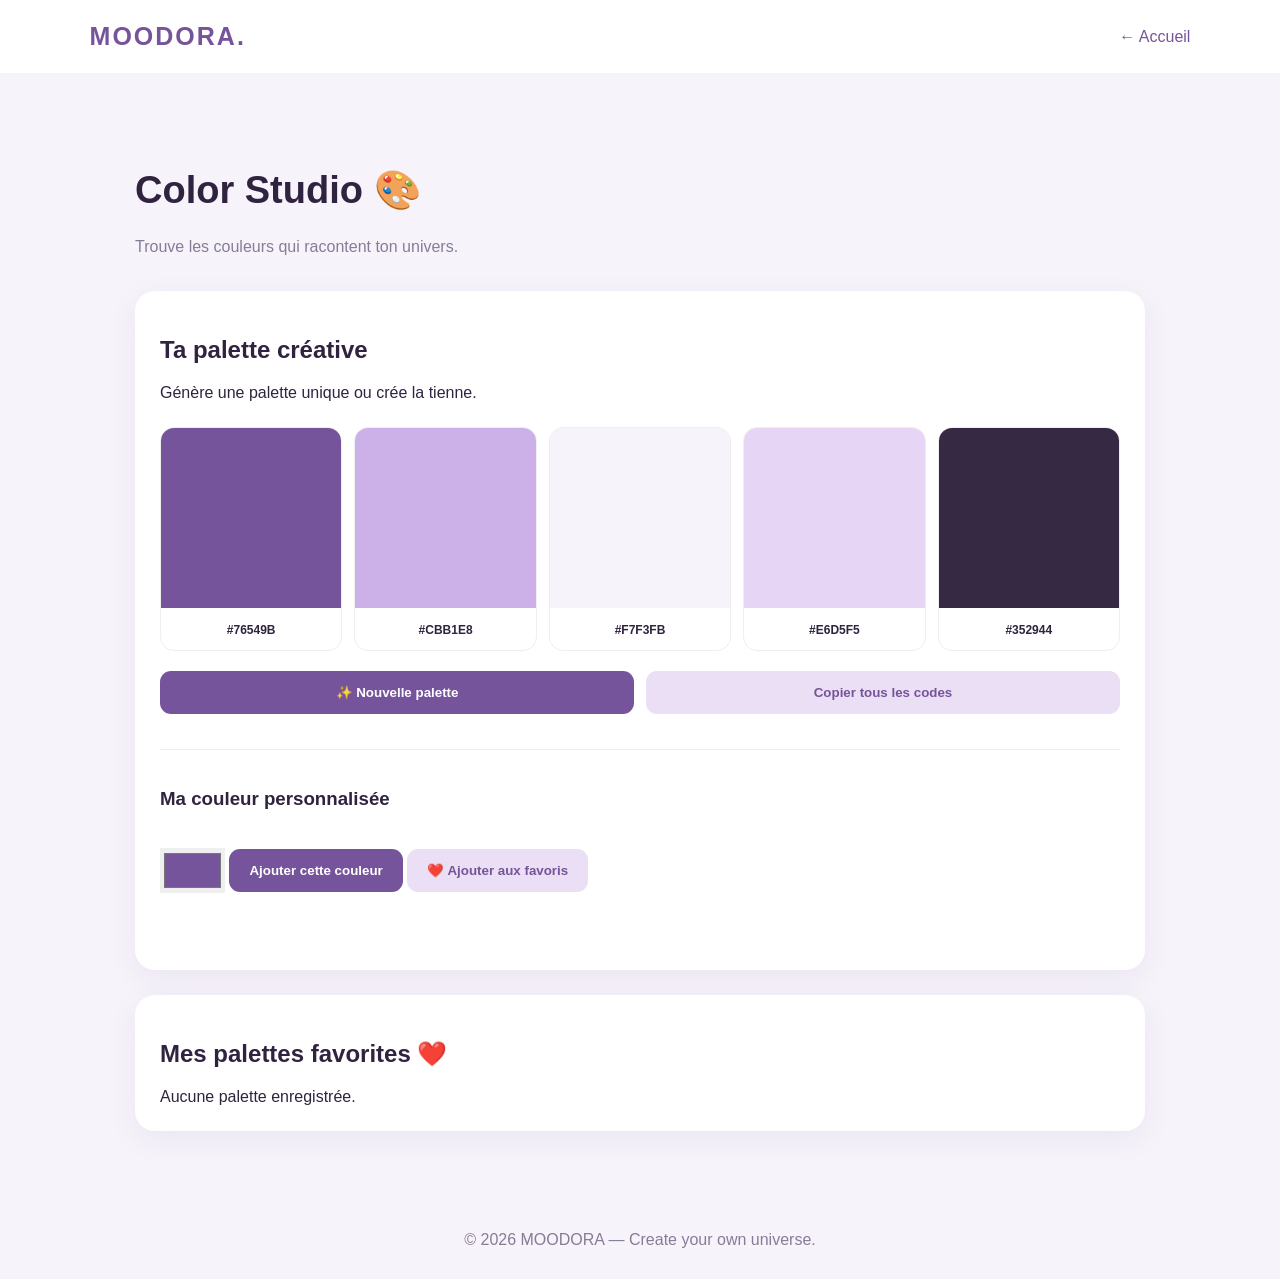
<file: colors.html>
<!DOCTYPE html>
<html lang="fr">
<head>
<meta charset="UTF-8">
<meta name="viewport" content="width=device-width, initial-scale=1.0">
<title>Color Studio — MOODORA</title>

<style>
* {
    box-sizing: border-box;
}

body {
    margin: 0;
    font-family: Arial, sans-serif;
    background: #f7f3fb;
    color: #30233f;
}

header {
    background: white;
    padding: 22px 7%;
    display: flex;
    justify-content: space-between;
    align-items: center;
}

.logo {
    color: #76549b;
    font-size: 25px;
    font-weight: bold;
    letter-spacing: 2px;
}

header a {
    color: #76549b;
    text-decoration: none;
}

main {
    max-width: 1050px;
    margin: 50px auto;
    padding: 20px;
}

h1 {
    font-size: 38px;
}

.subtitle {
    color: #887b96;
    margin-bottom: 35px;
}

.panel {
    background: white;
    padding: 25px;
    border-radius: 20px;
    box-shadow: 0 8px 30px #30233f10;
}

.palette {
    display: grid;
    grid-template-columns: repeat(5, 1fr);
    gap: 12px;
    margin-top: 25px;
}

.color-card {
    overflow: hidden;
    border-radius: 14px;
    border: 1px solid #eee;
}

.swatch {
    height: 180px;
    width: 100%;
    cursor: pointer;
}

.color-info {
    padding: 12px 5px;
    text-align: center;
}

.color-info input {
    width: 100%;
    border: none;
    background: transparent;
    text-align: center;
    font-weight: bold;
    font-size: 12px;
    color: #30233f;
}

button {
    border: none;
    padding: 14px 20px;
    border-radius: 11px;
    background: #76549b;
    color: white;
    font-weight: bold;
    cursor: pointer;
    margin-top: 20px;
}

button:hover {
    background: #52366f;
}

.actions {
    display: flex;
    gap: 12px;
    flex-wrap: wrap;
}

.actions button {
    flex: 1;
}

.secondary {
    background: #eadff4;
    color: #76549b;
}

.custom {
    margin-top: 35px;
    padding-top: 20px;
    border-top: 1px solid #eee;
}

.custom input {
    width: 65px;
    height: 45px;
    border: none;
    cursor: pointer;
    vertical-align: middle;
}

#message {
    color: #76549b;
    min-height: 20px;
}

footer {
    text-align: center;
    padding: 30px;
    color: #887b96;
}

@media(max-width: 650px) {
    .palette {
        grid-template-columns: repeat(2, 1fr);
    }

    .swatch {
        height: 120px;
    }
}
</style>
</head>

<body>

<header>
    <div class="logo">MOODORA.</div>
    <a href="index.html">← Accueil</a>
</header>

<main>

<h1>Color Studio 🎨</h1>

<p class="subtitle">
    Trouve les couleurs qui racontent ton univers.
</p>

<section class="panel">

    <h2>Ta palette créative</h2>

    <p>Génère une palette unique ou crée la tienne.</p>

    <div class="palette" id="palette"></div>

    <div class="actions">
        <button id="generate">✨ Nouvelle palette</button>
        <button id="copyAll" class="secondary">
            Copier tous les codes
        </button>
    </div>

    <div class="custom">

        <h3>Ma couleur personnalisée</h3>

        <input type="color" id="customColor"
            value="#76549b">

        <button id="addColor">
            Ajouter cette couleur
        </button>

        <button id="save" class="secondary">
            ❤️ Ajouter aux favoris
        </button>

    </div>

    <p id="message"></p>

</section>

<section class="panel" style="margin-top:25px">

    <h2>Mes palettes favorites ❤️</h2>

    <div id="favorites">
        <p>Aucune palette enregistrée pour le moment.</p>
    </div>

</section>

</main>

<footer>
    © 2026 MOODORA — Create your own universe.
</footer>

<script>

const palette = document.getElementById("palette");
const message = document.getElementById("message");

let colors = [
    "#76549B",
    "#CBB1E8",
    "#F7F3FB",
    "#E6D5F5",
    "#352944"
];

let favorites = JSON.parse(
    localStorage.getItem("moodora-favorites") || "[]"
);

function displayPalette() {

    palette.innerHTML = "";

    colors.forEach((color, index) => {

        const card = document.createElement("div");
        card.className = "color-card";

        const swatch = document.createElement("div");
        swatch.className = "swatch";
        swatch.style.background = color;

        const info = document.createElement("div");
        info.className = "color-info";

        const input = document.createElement("input");
        input.value = color;
        input.setAttribute("aria-label", "Code HEX couleur " + (index + 1));

        input.addEventListener("change", () => {
            if (/^#[0-9A-Fa-f]{6}$/.test(input.value)) {
                colors[index] = input.value.toUpperCase();
                displayPalette();
            }
        });

        swatch.addEventListener("click", () => {
            navigator.clipboard?.writeText(color)
                .then(() => message.textContent = color + " copié !")
                .catch(() => message.textContent = "Code HEX : " + color);
        });

        info.appendChild(input);
        card.appendChild(swatch);
        card.appendChild(info);

        palette.appendChild(card);
    });
}

function randomColor() {
    return "#" + Math.floor(
        Math.random() * 16777215
    ).toString(16).padStart(6, "0").toUpperCase();
}

function generatePalette() {

    colors = [];

    for (let i = 0; i < 5; i++) {
        colors.push(randomColor());
    }

    displayPalette();
    message.textContent = "Nouvelle palette créée ✨";
}

function showFavorites() {

    const container = document.getElementById("favorites");
    container.innerHTML = "";

    if (favorites.length === 0) {
        container.textContent = "Aucune palette enregistrée.";
        return;
    }

    favorites.forEach((favorite, index) => {

        const item = document.createElement("div");
        item.style.marginBottom = "20px";

        const title = document.createElement("p");
        title.textContent = "Palette " + (index + 1);

        const colorsBox = document.createElement("div");
        colorsBox.style.display = "flex";
        colorsBox.style.height = "45px";
        colorsBox.style.borderRadius = "8px";
        colorsBox.style.overflow = "hidden";

        favorite.forEach(color => {
            const block = document.createElement("div");
            block.style.background = color;
            block.style.flex = "1";
            colorsBox.appendChild(block);
        });

        item.appendChild(title);
        item.appendChild(colorsBox);
        container.appendChild(item);
    });
}

document.getElementById("generate")
    .addEventListener("click", generatePalette);

document.getElementById("addColor")
    .addEventListener("click", () => {

        if (colors.length >= 5) {
            message.textContent = "Ta palette contient déjà 5 couleurs.";
            return;
        }

        colors.push(
            document.getElementById("customColor").value.toUpperCase()
        );

        displayPalette();
        message.textContent = "Couleur ajoutée !";
    });

document.getElementById("copyAll")
    .addEventListener("click", async () => {

        const text = colors.join(", ");

        try {
            await navigator.clipboard.writeText(text);
            message.textContent = "Tous les codes ont été copiés !";
        } catch {
            message.textContent = "Codes : " + text;
        }
    });

document.getElementById("save")
    .addEventListener("click", () => {

        favorites.push([...colors]);
        showFavorites();

        message.textContent = "Palette ajoutée aux favoris ! ❤️";
    });

displayPalette();
showFavorites();

</script>

</body>
</html>
</file>
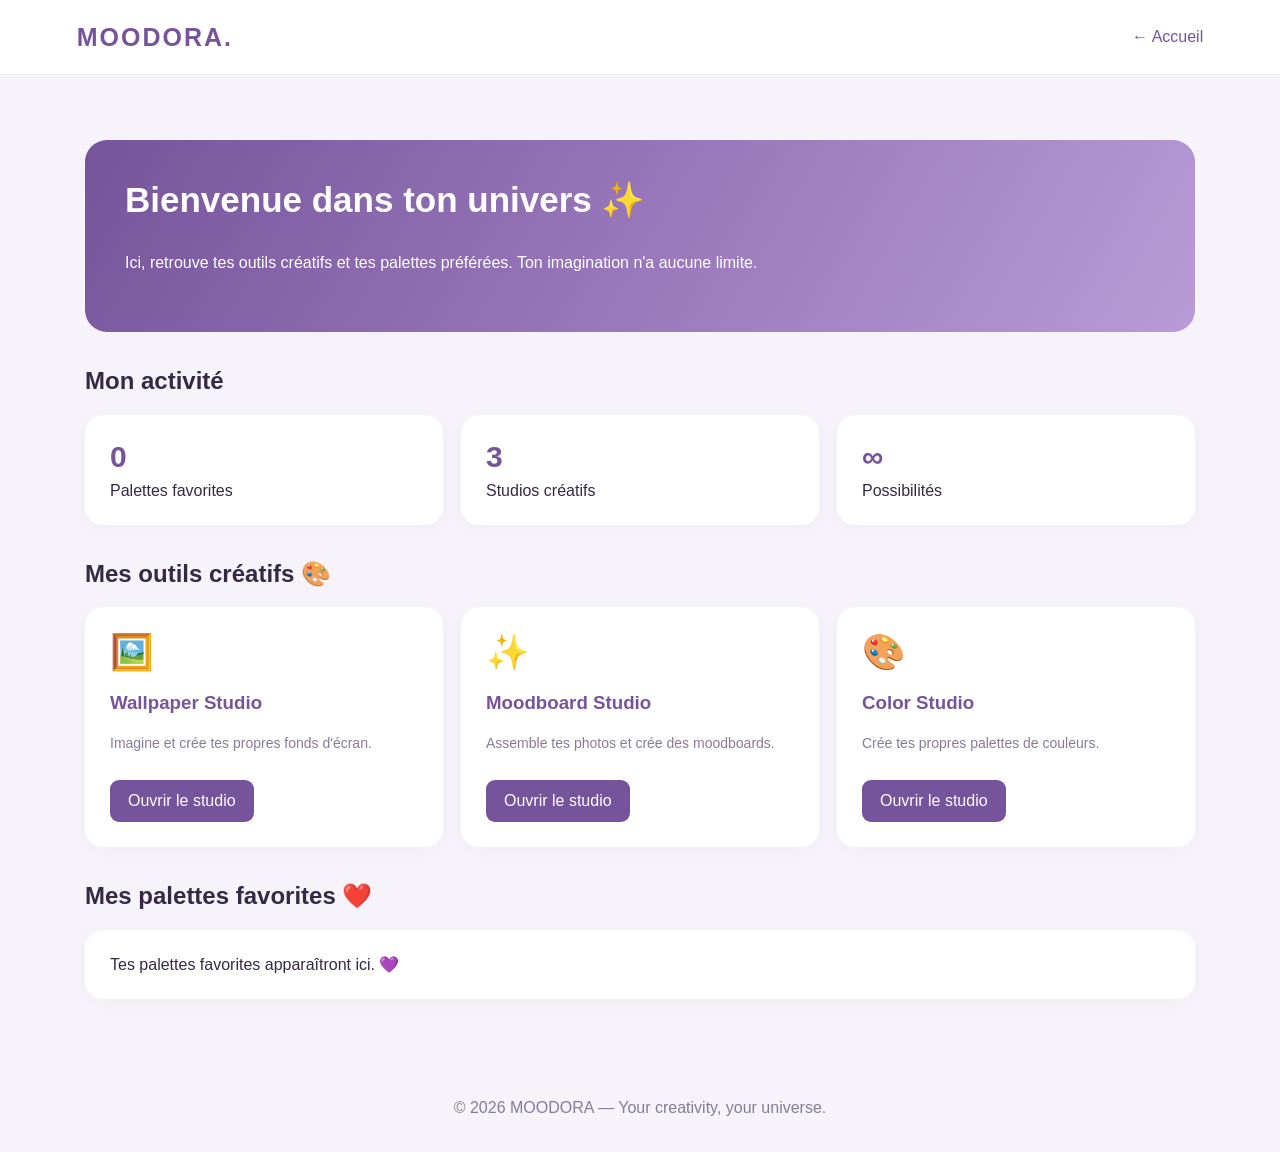
<file: espace.html>
<!DOCTYPE html>
<html lang="fr">
<head>
<meta charset="UTF-8">
<meta name="viewport" content="width=device-width, initial-scale=1.0">
<title>Mon espace — MOODORA</title>

<style>
* {
    box-sizing: border-box;
}

body {
    margin: 0;
    font-family: Arial, sans-serif;
    background: #f7f3fb;
    color: #352944;
}

header {
    height: 75px;
    background: white;
    display: flex;
    align-items: center;
    justify-content: space-between;
    padding: 0 6%;
    border-bottom: 1px solid #eee;
}

.logo {
    font-size: 25px;
    font-weight: bold;
    letter-spacing: 2px;
    color: #76549b;
}

header a {
    color: #76549b;
    text-decoration: none;
}

.container {
    max-width: 1150px;
    margin: 45px auto;
    padding: 20px;
}

.welcome {
    background: linear-gradient(120deg, #76549b, #b99bd8);
    color: white;
    padding: 40px;
    border-radius: 22px;
    margin-bottom: 35px;
}

.welcome h1 {
    font-size: 35px;
    margin-top: 0;
}

.welcome p {
    line-height: 1.6;
}

h2 {
    margin-top: 35px;
}

.stats {
    display: grid;
    grid-template-columns: repeat(3, 1fr);
    gap: 18px;
}

.stat, .tool, .favorites {
    background: white;
    padding: 25px;
    border-radius: 18px;
    box-shadow: 0 5px 20px #35294408;
}

.stat strong {
    display: block;
    font-size: 30px;
    color: #76549b;
    margin-bottom: 8px;
}

.tools {
    display: grid;
    grid-template-columns: repeat(3, 1fr);
    gap: 18px;
}

.tool {
    transition: .2s;
}

.tool:hover {
    transform: translateY(-4px);
}

.tool .emoji {
    font-size: 35px;
}

.tool h3 {
    color: #76549b;
}

.tool p {
    color: #887b96;
    font-size: 14px;
    line-height: 1.5;
}

.tool a {
    display: inline-block;
    margin-top: 12px;
    padding: 12px 18px;
    background: #76549b;
    color: white;
    border-radius: 9px;
    text-decoration: none;
}

.favorite-list {
    display: flex;
    flex-wrap: wrap;
    gap: 12px;
}

.favorite-item {
    flex: 1;
    min-width: 180px;
}

.swatches {
    display: flex;
    height: 65px;
    overflow: hidden;
    border-radius: 10px;
}

.swatches span {
    flex: 1;
}

footer {
    text-align: center;
    color: #887b96;
    padding: 35px;
}

@media(max-width: 700px) {
    .stats, .tools {
        grid-template-columns: 1fr;
    }

    .welcome {
        padding: 25px;
    }
}
</style>
</head>

<body>

<header>
    <div class="logo">MOODORA.</div>
    <a href="index.html">← Accueil</a>
</header>

<main class="container">

<section class="welcome">
    <h1>Bienvenue dans ton univers ✨</h1>
    <p>
        Ici, retrouve tes outils créatifs et tes palettes préférées.
        Ton imagination n'a aucune limite.
    </p>
</section>

<h2>Mon activité</h2>

<section class="stats">

    <div class="stat">
        <strong id="favoriteCount">0</strong>
        Palettes favorites
    </div>

    <div class="stat">
        <strong>3</strong>
        Studios créatifs
    </div>

    <div class="stat">
        <strong>∞</strong>
        Possibilités
    </div>

</section>

<h2>Mes outils créatifs 🎨</h2>

<section class="tools">

    <article class="tool">
        <div class="emoji">🖼️</div>
        <h3>Wallpaper Studio</h3>
        <p>Imagine et crée tes propres fonds d'écran.</p>
        <a href="wallpaper.html">Ouvrir le studio</a>
    </article>

    <article class="tool">
        <div class="emoji">✨</div>
        <h3>Moodboard Studio</h3>
        <p>Assemble tes photos et crée des moodboards.</p>
        <a href="moodboard.html">Ouvrir le studio</a>
    </article>

    <article class="tool">
        <div class="emoji">🎨</div>
        <h3>Color Studio</h3>
        <p>Crée tes propres palettes de couleurs.</p>
        <a href="colors.html">Ouvrir le studio</a>
    </article>

</section>

<h2>Mes palettes favorites ❤️</h2>

<section class="favorites">
    <div id="favoriteList" class="favorite-list">
        Chargement...
    </div>
</section>

</main>

<footer>
    © 2026 MOODORA — Your creativity, your universe.
</footer>

<script>

const favorites = JSON.parse(
    localStorage.getItem("moodora-favorites") || "[]"
);

document.getElementById("favoriteCount").textContent =
    favorites.length;

const list = document.getElementById("favoriteList");

list.innerHTML = "";

if (favorites.length === 0) {

    list.textContent =
        "Tes palettes favorites apparaîtront ici. 💜";

} else {

    favorites.forEach((colors, index) => {

        const item = document.createElement("div");
        item.className = "favorite-item";

        const title = document.createElement("p");
        title.textContent = "Palette " + (index + 1);

        const swatches = document.createElement("div");
        swatches.className = "swatches";

        colors.forEach(color => {

            const block = document.createElement("span");

            if (/^#[0-9A-Fa-f]{6}$/.test(color)) {
                block.style.backgroundColor = color;
            }

            swatches.appendChild(block);

        });

        item.appendChild(title);
        item.appendChild(swatches);

        list.appendChild(item);

    });

}

</script>

</body>
</html>
</file>
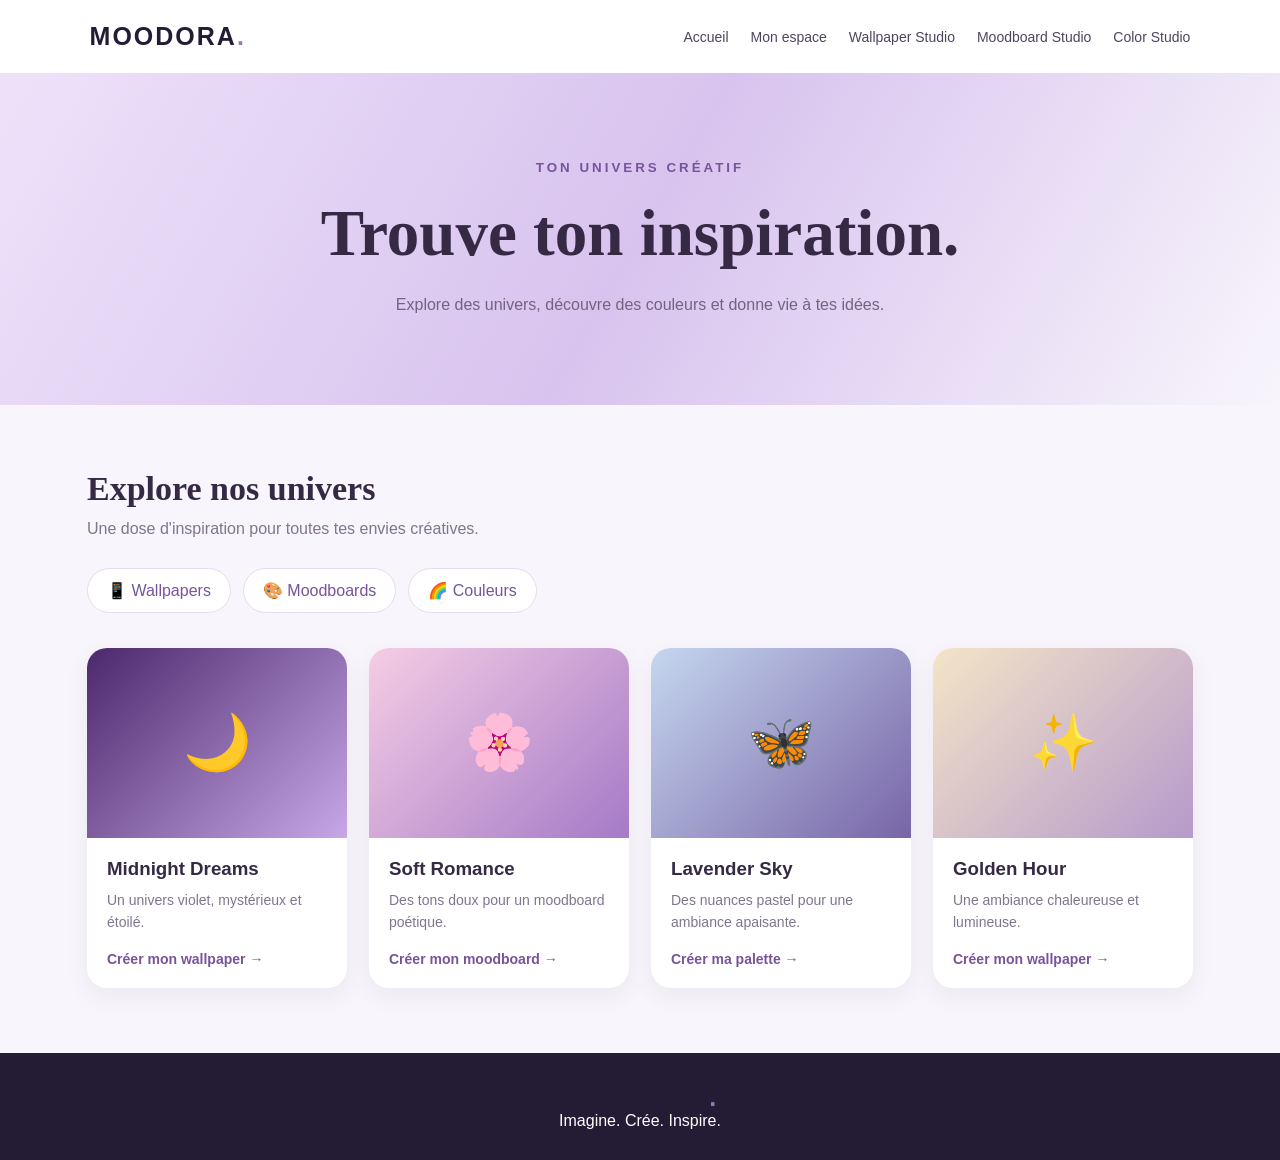
<file: inspiration.html>
<!DOCTYPE html>
<html lang="fr">
<head>
<meta charset="UTF-8">
<meta name="viewport" content="width=device-width, initial-scale=1.0">
<title>Inspiration | MOODORA</title>
<style>
* { box-sizing: border-box; margin: 0; padding: 0; }
body {
  font-family: Arial, sans-serif;
  background: #f8f5fc;
  color: #352944;
}
header {
  padding: 22px 7%;
  background: white;
  display: flex;
  justify-content: space-between;
  align-items: center;
  flex-wrap: wrap;
  gap: 15px;
}
.logo { font-size: 25px; font-weight: bold; color: #241b35; letter-spacing: 2px; }
.logo span { color: #9872c2; }
nav { display: flex; gap: 22px; flex-wrap: wrap; }
nav a { text-decoration: none; color: #51445f; font-size: 14px; }
.hero {
  padding: 85px 8%;
  text-align: center;
  background: linear-gradient(120deg,#eee2fa,#d8c3ee,#f8f5fc);
}
.hero small { color: #76549b; font-weight: bold; letter-spacing: 3px; }
h1 { font-family: Georgia,serif; font-size: clamp(40px,7vw,65px); margin: 20px 0; }
.hero p { color: #71657d; line-height: 1.8; }
main { max-width: 1150px; margin: auto; padding: 65px 22px; }
h2 { font-family: Georgia,serif; font-size: 34px; margin-bottom: 12px; }
.intro { color: #81748d; margin-bottom: 30px; }
.categories { display: flex; gap: 12px; flex-wrap: wrap; margin-bottom: 35px; }
.categories a {
  background: white; border: 1px solid #e7dced;
  padding: 12px 19px; border-radius: 30px;
  text-decoration: none; color: #76549b;
}
.gallery {
  display: grid;
  grid-template-columns: repeat(auto-fit,minmax(220px,1fr));
  gap: 22px;
}
.card {
  background: white; border-radius: 20px;
  overflow: hidden; box-shadow: 0 8px 25px #241b3510;
  transition: .25s;
}
.card:hover { transform: translateY(-6px); }
.art { height: 190px; display: grid; place-items: center; font-size: 55px; }
.purple { background: linear-gradient(135deg,#4b286b,#c7a7e8); }
.pink { background: linear-gradient(135deg,#f5cde4,#a57ac7); }
.blue { background: linear-gradient(135deg,#c5d6ef,#7865a7); }
.gold { background: linear-gradient(135deg,#f4e4c7,#b69acb); }
.card-content { padding: 20px; }
.card h3 { margin-bottom: 9px; }
.card p { color: #81748d; font-size: 14px; line-height: 1.6; }
.card a {
  display: inline-block; margin-top: 17px;
  color: #76549b; font-weight: bold;
  text-decoration: none; font-size: 14px;
}
footer {
  background: #241b35; color: white;
  text-align: center; padding: 30px;
}
@media(max-width:600px) {
  header { justify-content: center; }
  nav { justify-content: center; }
}
</style>
</head>
<body>

<header>
  <div class="logo">MOODORA<span>.</span></div>
  <nav>
    <a href="index.html">Accueil</a>
    <a href="espace.html">Mon espace</a>
    <a href="wallpaper.html">Wallpaper Studio</a>
    <a href="moodboard.html">Moodboard Studio</a>
    <a href="colors.html">Color Studio</a>
  </nav>
</header>

<section class="hero">
  <small>TON UNIVERS CRÉATIF</small>
  <h1>Trouve ton inspiration.</h1>
  <p>Explore des univers, découvre des couleurs et donne vie à tes idées.</p>
</section>

<main>
  <h2>Explore nos univers</h2>
  <p class="intro">Une dose d'inspiration pour toutes tes envies créatives.</p>

  <div class="categories">
    <a href="#wallpapers">📱 Wallpapers</a>
    <a href="#moodboards">🎨 Moodboards</a>
    <a href="#couleurs">🌈 Couleurs</a>
  </div>

  <section class="gallery">
    <article class="card" id="wallpapers">
      <div class="art purple">🌙</div>
      <div class="card-content">
        <h3>Midnight Dreams</h3>
        <p>Un univers violet, mystérieux et étoilé.</p>
        <a href="wallpaper.html">Créer mon wallpaper →</a>
      </div>
    </article>

    <article class="card" id="moodboards">
      <div class="art pink">🌸</div>
      <div class="card-content">
        <h3>Soft Romance</h3>
        <p>Des tons doux pour un moodboard poétique.</p>
        <a href="moodboard.html">Créer mon moodboard →</a>
      </div>
    </article>

    <article class="card" id="couleurs">
      <div class="art blue">🦋</div>
      <div class="card-content">
        <h3>Lavender Sky</h3>
        <p>Des nuances pastel pour une ambiance apaisante.</p>
        <a href="colors.html">Créer ma palette →</a>
      </div>
    </article>

    <article class="card">
      <div class="art gold">✨</div>
      <div class="card-content">
        <h3>Golden Hour</h3>
        <p>Une ambiance chaleureuse et lumineuse.</p>
        <a href="wallpaper.html">Créer mon wallpaper →</a>
      </div>
    </article>
  </section>
</main>

<footer>
  <div class="logo">MOODORA<span>.</span></div>
  <p>Imagine. Crée. Inspire.</p>
</footer>

</body>
</html>
</file>
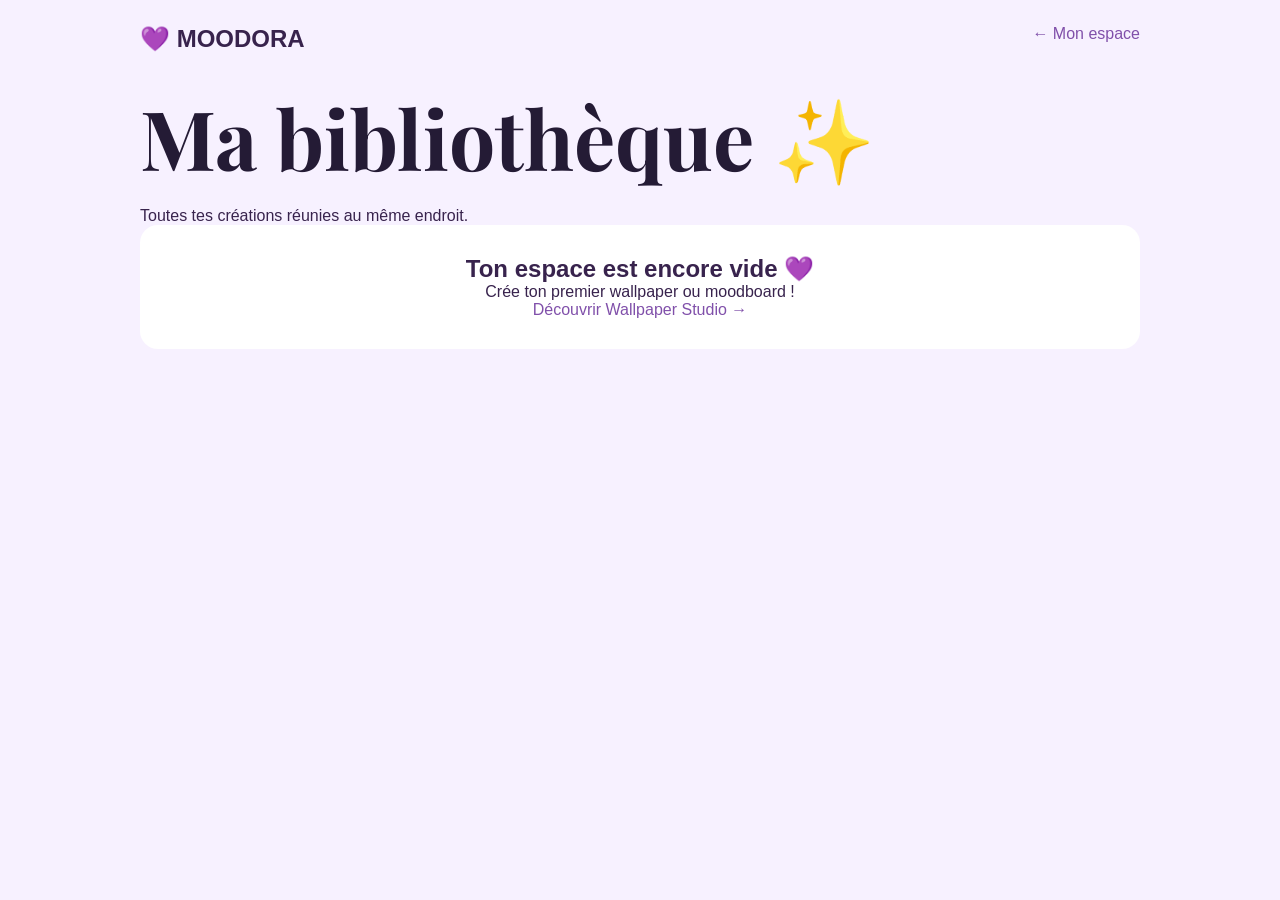
<file: mes-creations.html>
<!DOCTYPE html>
<html lang="fr">
<head>
<meta charset="UTF-8">
<meta name="viewport" content="width=device-width, initial-scale=1.0">
<title>Mes créations - MOODORA</title>
<link rel="stylesheet" href="style.css">
<style>
body {
    background: #f7f1ff;
    color: #38234d;
    font-family: Arial, sans-serif;
    padding: 25px;
}
.container { max-width: 1000px; margin: auto; }
header { display:flex; justify-content:space-between; flex-wrap:wrap; }
a { color:#8050aa; text-decoration:none; }
h1 { margin-top:40px; }
.grid {
    display:grid;
    grid-template-columns:repeat(auto-fit,minmax(220px,1fr));
    gap:18px;
}
.card {
    background:white;
    border-radius:18px;
    padding:20px;
    box-shadow:0 5px 20px #0000000d;
}
.preview {
    width:100%;
    border-radius:12px;
    object-fit:cover;
}
.delete {
    background:#8050aa;
    color:white;
    border:0;
    border-radius:9px;
    padding:9px 13px;
    cursor:pointer;
}
.empty {
    background:white;
    padding:30px;
    border-radius:18px;
    text-align:center;
}
</style>
</head>
<body>
<div class="container">

<header>
    <h2>💜 MOODORA</h2>
    <a href="espace.html">← Mon espace</a>
</header>

<h1>Ma bibliothèque ✨</h1>
<p>Toutes tes créations réunies au même endroit.</p>

<div id="gallery" class="grid"></div>

<script>
const gallery = document.getElementById("gallery");

function displayCreations() {
    const creations = JSON.parse(
        localStorage.getItem("moodora-creations") || "[]"
    );

    gallery.innerHTML = "";

    if (creations.length === 0) {
        gallery.innerHTML = `
            <div class="empty">
                <h2>Ton espace est encore vide 💜</h2>
                <p>Crée ton premier wallpaper ou moodboard !</p>
                <a href="wallpaper.html">Découvrir Wallpaper Studio →</a>
            </div>`;
        return;
    }

    creations.forEach((creation, index) => {
        const card = document.createElement("div");
        card.className = "card";

        const title = document.createElement("h3");
        title.textContent = creation.title || "Ma création";
        card.appendChild(title);

        if (creation.image) {
            const img = document.createElement("img");
            img.src = creation.image;
            img.className = "preview";
            card.appendChild(img);
        }

        const remove = document.createElement("button");
        remove.className = "delete";
        remove.textContent = "Supprimer";
        remove.onclick = () => {
            const updated = creations.filter((_, i) => i !== index);
            localStorage.setItem("moodora-creations", JSON.stringify(updated));
            displayCreations();
        };

        card.appendChild(remove);
        gallery.appendChild(card);
    });
}

displayCreations();
</script>

</div>
</body>
</html>
</file>
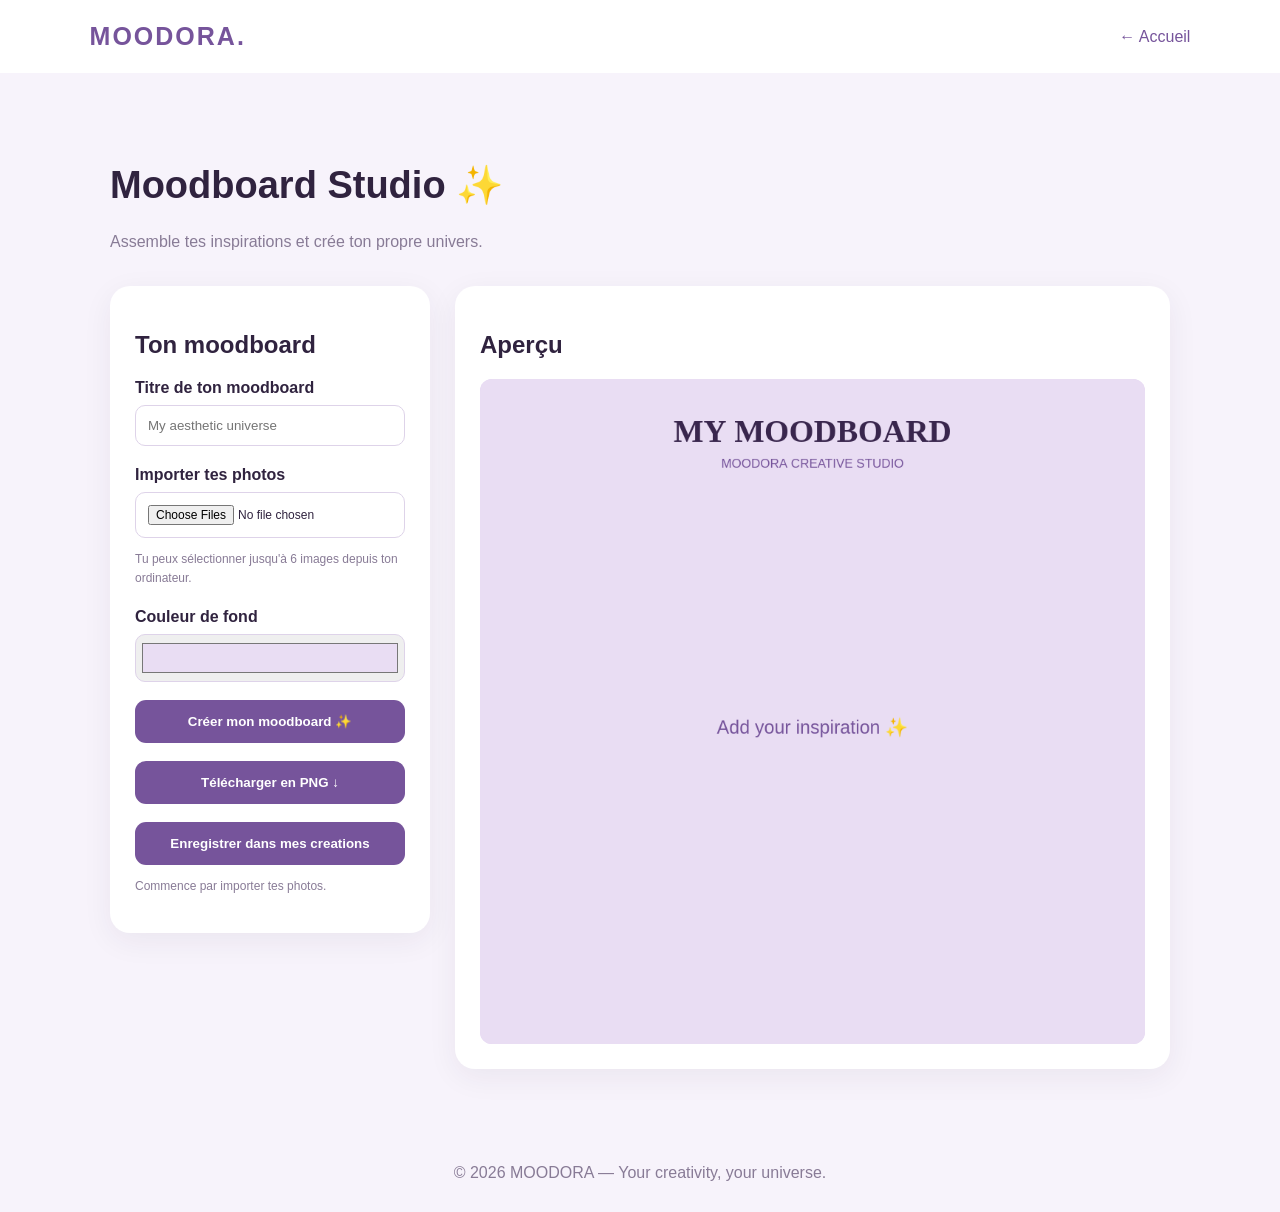
<file: moodboard.html>
<!DOCTYPE html>
<html lang="fr">
<head>
<meta charset="UTF-8">
<meta name="viewport" content="width=device-width, initial-scale=1.0">
<title>Moodboard Studio — MOODORA</title>

<style>
* {
    box-sizing: border-box;
}

body {
    margin: 0;
    font-family: Arial, sans-serif;
    background: #f7f3fb;
    color: #30233f;
}

header {
    background: white;
    padding: 22px 7%;
    display: flex;
    justify-content: space-between;
    align-items: center;
}

.logo {
    font-size: 25px;
    font-weight: bold;
    letter-spacing: 2px;
    color: #76549b;
}

header a {
    color: #76549b;
    text-decoration: none;
}

main {
    max-width: 1100px;
    margin: 45px auto;
    padding: 20px;
}

h1 {
    font-size: 38px;
}

.subtitle {
    color: #887b96;
    margin-bottom: 35px;
}

.editor {
    display: grid;
    grid-template-columns: 320px 1fr;
    gap: 25px;
    align-items: start;
}

.panel, .preview {
    background: white;
    padding: 25px;
    border-radius: 20px;
    box-shadow: 0 8px 30px #30233f10;
}

label {
    display: block;
    font-weight: bold;
    margin: 20px 0 8px;
}

input {
    width: 100%;
    padding: 12px;
    border: 1px solid #ded3e9;
    border-radius: 10px;
}

input[type="color"] {
    height: 48px;
    padding: 4px;
}

input[type="file"] {
    font-size: 12px;
}

button {
    width: 100%;
    border: none;
    border-radius: 11px;
    padding: 14px;
    margin-top: 18px;
    background: #76549b;
    color: white;
    font-weight: bold;
    cursor: pointer;
}

button:hover {
    background: #52366f;
}

canvas {
    display: block;
    width: 100%;
    height: auto;
    border-radius: 12px;
    background: #e6d5f5;
}

.hint {
    color: #887b96;
    font-size: 12px;
    line-height: 1.6;
}

footer {
    text-align: center;
    padding: 30px;
    color: #887b96;
}

@media(max-width: 750px) {
    .editor {
        grid-template-columns: 1fr;
    }
}
</style>
</head>

<body>

<header>
    <div class="logo">MOODORA.</div>
    <a href="index.html">← Accueil</a>
</header>

<main>

<h1>Moodboard Studio ✨</h1>

<p class="subtitle">
    Assemble tes inspirations et crée ton propre univers.
</p>

<div class="editor">

<section class="panel">

    <h2>Ton moodboard</h2>

    <label for="boardTitle">Titre de ton moodboard</label>
    <input id="boardTitle"
        type="text"
        maxlength="45"
        placeholder="My aesthetic universe">

    <label for="photos">Importer tes photos</label>
    <input id="photos"
        type="file"
        accept="image/*"
        multiple>

    <p class="hint">
        Tu peux sélectionner jusqu'à 6 images depuis ton ordinateur.
    </p>

    <label for="background">Couleur de fond</label>
    <input id="background" type="color" value="#e9ddf3">

    <button id="create">Créer mon moodboard ✨</button>

    <button id="download">Télécharger en PNG ↓</button>
<button id="save">Enregistrer dans mes creations</button>
    <p class="hint" id="status">
        Commence par importer tes photos.
    </p>

</section>

<section class="preview">

    <h2>Aperçu</h2>

    <canvas id="board"
        width="900"
        height="900"></canvas>

</section>

</div>
</main>

<footer>
    © 2026 MOODORA — Your creativity, your universe.
</footer>

<script>

const canvas = document.getElementById("board");
const ctx = canvas.getContext("2d");
document.getElementById("save")
    .addEventListener("click", () => {

        try {
            const creations = JSON.parse(
                localStorage.getItem("moodora-creations") || "[]"
            );

            creations.push({
                title: titleInput.value.trim() || "Mon moodboard",
                image: canvas.toDataURL("image/png"),
                type: "moodboard",
                date: new Date().toLocaleDateString("fr-FR")
            });

            localStorage.setItem(
                "moodora-creations",
                JSON.stringify(creations)
            );

            statusText.textContent =
                "✨ Ton moodboard est enregistré !";

        } catch (error) {
            statusText.textContent =
                "Stockage insuffisant. Essaie avec moins de créations.";
        }
    });

const photoInput = document.getElementById("photos");
const titleInput = document.getElementById("boardTitle");
const backgroundInput = document.getElementById("background");
const statusText = document.getElementById("status");

let images = [];

function drawBoard() {

    const bg = backgroundInput.value;

    ctx.fillStyle = bg;
    ctx.fillRect(0, 0, 900, 900);

    ctx.fillStyle = "#39264d";
    ctx.textAlign = "center";
    ctx.font = "bold 43px Georgia";

    const title = titleInput.value.trim() || "MY MOODBOARD";

    ctx.fillText(title, 450, 85, 800);

    ctx.font = "17px Arial";
    ctx.fillStyle = "#76549b";
    ctx.fillText("MOODORA CREATIVE STUDIO", 450, 120);

    if (images.length === 0) {
        ctx.fillStyle = "#76549b";
        ctx.font = "25px Arial";
        ctx.fillText("Add your inspiration ✨", 450, 480);
        return;
    }

    const positions = [
        [55, 165, 370, 285],
        [475, 165, 370, 285],
        [55, 490, 370, 285],
        [475, 490, 370, 285],
        [55, 815, 370, 0],
        [475, 815, 370, 0]
    ];

    const count = Math.min(images.length, 4);

    for (let i = 0; i < count; i++) {

        const [x, y, w, h] = positions[i];
        const img = images[i];

        const scale = Math.max(
            w / img.width,
            h / img.height
        );

        const sw = w / scale;
        const sh = h / scale;

        const sx = (img.width - sw) / 2;
        const sy = (img.height - sh) / 2;

        ctx.save();

        ctx.beginPath();
        ctx.roundRect(x, y, w, h, 15);
        ctx.clip();

        ctx.drawImage(
            img,
            sx, sy, sw, sh,
            x, y, w, h
        );

        ctx.restore();
    }

    ctx.fillStyle = "#76549b";
    ctx.font = "16px Arial";
    ctx.textAlign = "center";
    ctx.fillText("CREATE YOUR OWN UNIVERSE", 450, 855);
}

photoInput.addEventListener("change", () => {

    const files = Array.from(photoInput.files).slice(0, 4);

    images = [];

    if (files.length === 0) {
        statusText.textContent = "Aucune photo sélectionnée.";
        drawBoard();
        return;
    }

    let loaded = 0;

    files.forEach(file => {

        if (!file.type.startsWith("image/")) {
            return;
        }

        const reader = new FileReader();

        reader.onload = event => {

            const img = new Image();

            img.onload = () => {

                images.push(img);
                loaded++;

                if (loaded === files.length) {
                    statusText.textContent =
                        loaded + " image(s) importée(s) !";
                    drawBoard();
                }
            };

            img.src = event.target.result;
        };

        reader.readAsDataURL(file);
    });
});

document.getElementById("create")
    .addEventListener("click", drawBoard);

titleInput.addEventListener("input", drawBoard);
backgroundInput.addEventListener("input", drawBoard);

document.getElementById("download")
    .addEventListener("click", () => {

        const link = document.createElement("a");

        link.download = "MOODORA-moodboard.png";
        link.href = canvas.toDataURL("image/png");

        link.click();
    });

drawBoard();

</script>

</body>
</html>
</file>
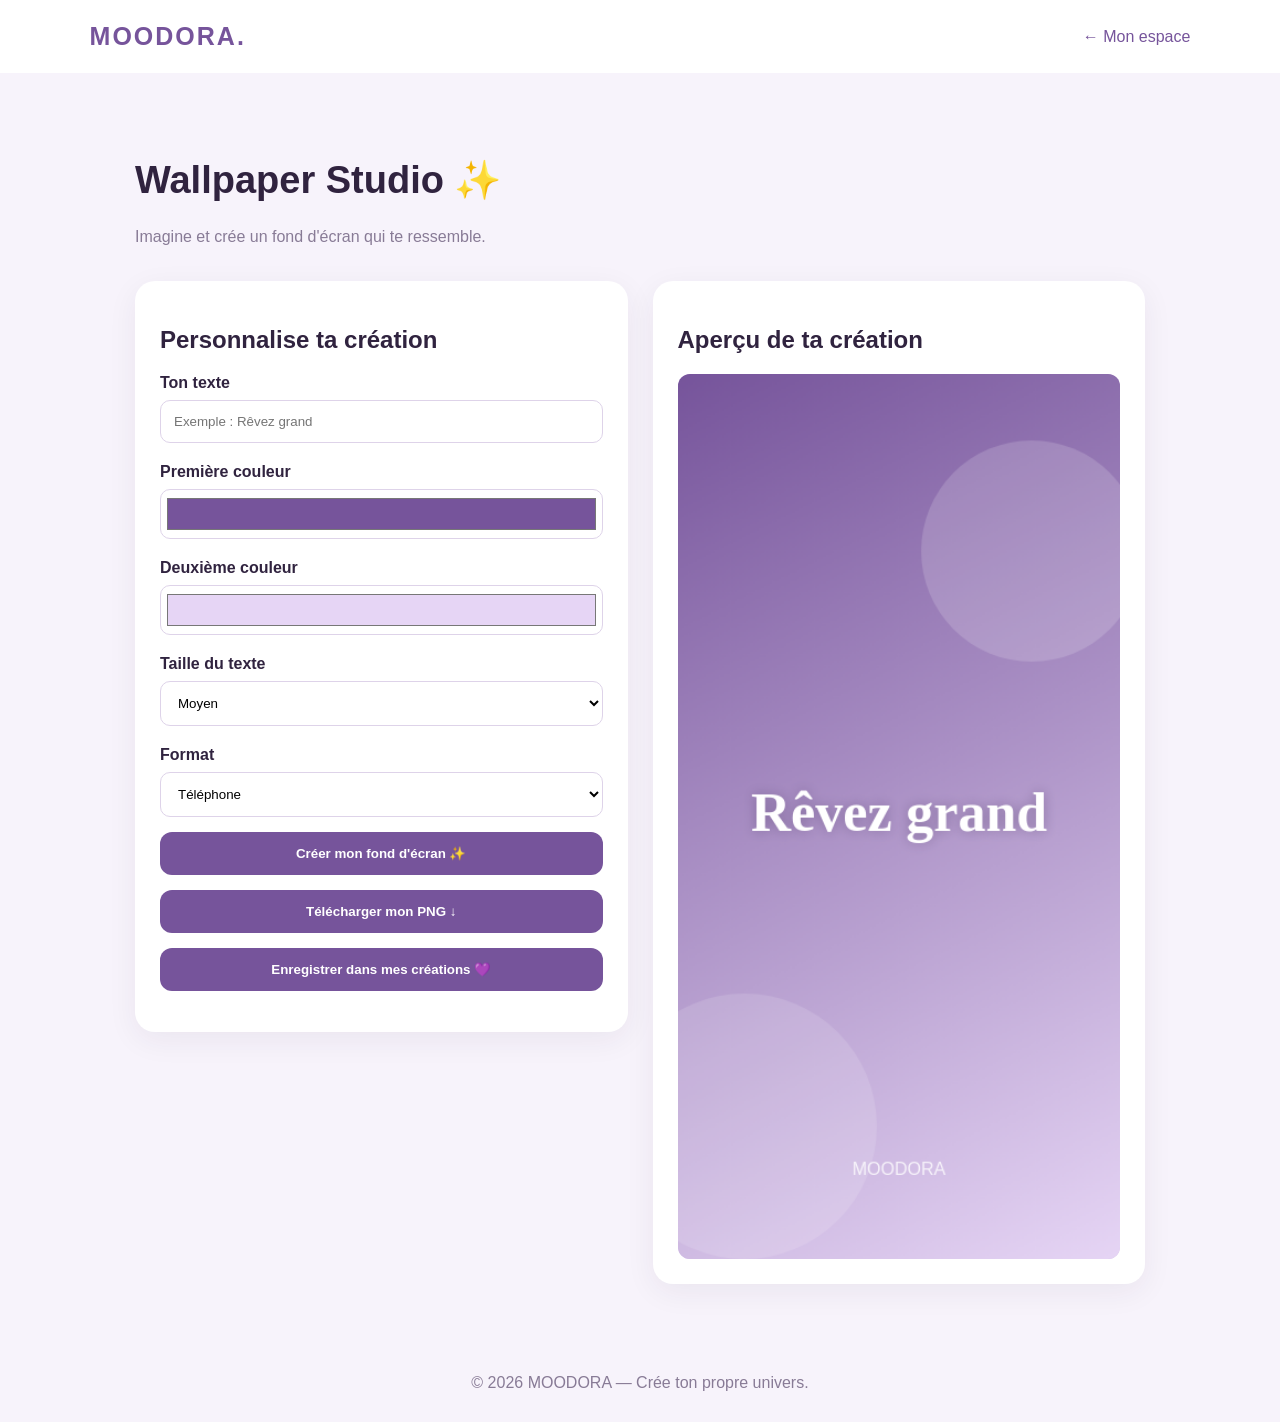
<file: wallpaper.html>
<!DOCTYPE html>
<html lang="fr">
<head>
<meta charset="UTF-8">
<meta name="viewport" content="width=device-width, initial-scale=1.0">
<title>Wallpaper Studio - MOODORA</title>

<style>
* { box-sizing: border-box; }

body {
    margin: 0;
    font-family: Arial, sans-serif;
    background: #f7f3fb;
    color: #30233f;
}

header {
    background: white;
    padding: 22px 7%;
    display: flex;
    justify-content: space-between;
    align-items: center;
    flex-wrap: wrap;
    gap: 12px;
}

.logo {
    font-size: 25px;
    font-weight: bold;
    letter-spacing: 2px;
    color: #76549b;
}

header a {
    color: #76549b;
    text-decoration: none;
}

main {
    max-width: 1050px;
    margin: 40px auto;
    padding: 20px;
}

h1 { font-size: 38px; }

.subtitle {
    color: #887b96;
    margin-bottom: 35px;
}

.editor {
    display: grid;
    grid-template-columns: 1fr 1fr;
    gap: 25px;
    align-items: start;
}

.panel, .preview-panel {
    background: white;
    padding: 25px;
    border-radius: 20px;
    box-shadow: 0 8px 30px #30233f10;
}

label {
    display: block;
    margin: 20px 0 8px;
    font-weight: bold;
}

input, select {
    width: 100%;
    padding: 13px;
    border: 1px solid #ded3e9;
    border-radius: 10px;
    background: white;
}

input[type="color"] {
    height: 50px;
    padding: 4px;
    cursor: pointer;
}

button {
    border: none;
    padding: 14px 20px;
    border-radius: 12px;
    cursor: pointer;
    font-weight: bold;
    background: #76549b;
    color: white;
    margin-top: 15px;
    width: 100%;
}

button:hover { background: #52366f; }

canvas {
    width: 100%;
    display: block;
    border-radius: 12px;
    background: #d9c2ee;
}

footer {
    text-align: center;
    padding: 30px;
    color: #887b96;
}

@media(max-width:700px) {
    .editor { grid-template-columns: 1fr; }
    h1 { font-size: 30px; }
}
</style>
</head>

<body>

<header>
    <div class="logo">MOODORA.</div>
    <a href="espace.html">← Mon espace</a>
</header>

<main>
    <h1>Wallpaper Studio ✨</h1>
    <p class="subtitle">Imagine et crée un fond d'écran qui te ressemble.</p>

    <div class="editor">

        <section class="panel">
            <h2>Personnalise ta création</h2>

            <label for="title">Ton texte</label>
            <input id="title" type="text" placeholder="Exemple : Rêvez grand">

            <label for="color1">Première couleur</label>
            <input id="color1" type="color" value="#76549b">

            <label for="color2">Deuxième couleur</label>
            <input id="color2" type="color" value="#e6d5f5">

            <label for="fontSize">Taille du texte</label>
            <select id="fontSize">
                <option value="35">Petit</option>
                <option value="50" selected>Moyen</option>
                <option value="70">Grand</option>
                <option value="90">Très grand</option>
            </select>

            <label for="format">Format</label>
            <select id="format">
                <option value="phone">Téléphone</option>
                <option value="desktop">Ordinateur</option>
            </select>

            <button id="generate">Créer mon fond d'écran ✨</button>
            <button id="download">Télécharger mon PNG ↓</button>
            <button id="save">Enregistrer dans mes créations 💜</button>

            <p id="message" aria-live="polite"></p>
        </section>

        <section class="preview-panel">
            <h2>Aperçu de ta création</h2>
            <canvas id="wallpaper" width="400" height="800"></canvas>
        </section>

    </div>
</main>

<footer>© 2026 MOODORA — Crée ton propre univers.</footer>

<script>
const canvas = document.getElementById("wallpaper");
const ctx = canvas.getContext("2d");

const title = document.getElementById("title");
const color1 = document.getElementById("color1");
const color2 = document.getElementById("color2");
const fontSize = document.getElementById("fontSize");
const format = document.getElementById("format");
const message = document.getElementById("message");

function createWallpaper() {

    if (format.value === "phone") {
        canvas.width = 400;
        canvas.height = 800;
    } else {
        canvas.width = 1200;
        canvas.height = 675;
    }

    const gradient = ctx.createLinearGradient(
        0, 0, canvas.width, canvas.height
    );

    gradient.addColorStop(0, color1.value);
    gradient.addColorStop(1, color2.value);

    ctx.fillStyle = gradient;
    ctx.fillRect(0, 0, canvas.width, canvas.height);

    ctx.fillStyle = "rgba(255,255,255,0.16)";
    ctx.beginPath();
    ctx.arc(
        canvas.width * 0.8,
        canvas.height * 0.2,
        canvas.width * 0.25,
        0,
        Math.PI * 2
    );
    ctx.fill();

    ctx.fillStyle = "rgba(255,255,255,0.13)";
    ctx.beginPath();
    ctx.arc(
        canvas.width * 0.15,
        canvas.height * 0.85,
        canvas.width * 0.3,
        0,
        Math.PI * 2
    );
    ctx.fill();

    const size = Number(fontSize.value) * (canvas.width / 400);

    ctx.font = "bold " + size + "px Georgia";
    ctx.textAlign = "center";
    ctx.textBaseline = "middle";
    ctx.fillStyle = "#ffffff";
    ctx.shadowColor = "#39264d55";
    ctx.shadowBlur = 12;

    const words = title.value.trim() || "Rêvez grand";

    ctx.fillText(
        words.substring(0, 35),
        canvas.width / 2,
        canvas.height / 2,
        canvas.width * 0.85
    );

    ctx.shadowBlur = 0;
    ctx.font = (16 * canvas.width / 400) + "px Arial";
    ctx.fillStyle = "rgba(255,255,255,0.8)";

    ctx.fillText(
        "MOODORA",
        canvas.width / 2,
        canvas.height * 0.9
    );
}

document.getElementById("generate").addEventListener("click", () => {
    createWallpaper();
    message.textContent = "Ton wallpaper est prêt ! ✨";
});

[color1, color2, fontSize, format, title].forEach(element => {
    element.addEventListener("input", createWallpaper);
    element.addEventListener("change", createWallpaper);
});

document.getElementById("download").addEventListener("click", () => {
    const link = document.createElement("a");
    link.download = "MOODORA-wallpaper.png";
    link.href = canvas.toDataURL("image/png");
    link.click();
});

document.getElementById("save").addEventListener("click", () => {
    try {
        const creations = JSON.parse(
            localStorage.getItem("moodora-creations") || "[]"
        );

        creations.push({
            title: title.value.trim() || "Mon wallpaper",
            image: canvas.toDataURL("image/png"),
            type: "wallpaper",
            date: new Date().toLocaleDateString("fr-FR")
        });

        localStorage.setItem(
            "moodora-creations",
            JSON.stringify(creations)
        );

        message.textContent = "✨ Wallpaper enregistré dans ta bibliothèque !";
    } catch (error) {
        message.textContent = "Espace de stockage insuffisant. Essaie avec moins de créations.";
    }
});

createWallpaper();
</script>

</body>
</html>
</file>
<file: style.css>
@import url('https://fonts.googleapis.com/css2?family=DM+Sans:wght@400;500;600;700&family=Playfair+Display:wght@500;600;700&display=swap');

:root {
    --dark: #241b35;
    --purple: #76549b;
    --lavender: #cbb1e8;
    --light: #f7f3fb;
    --white: #ffffff;
    --text: #352944;
}

* {
    margin: 0;
    padding: 0;
    box-sizing: border-box;
    scroll-behavior: smooth;
}

body {
    font-family: 'DM Sans', sans-serif;
    background: var(--light);
    color: var(--text);
}

a {
    text-decoration: none;
    color: inherit;
}

.navbar {
    height: 85px;
    padding: 0 8%;
    display: flex;
    align-items: center;
    justify-content: space-between;
    background: white;
}

.logo {
    font-size: 27px;
    font-weight: 700;
    letter-spacing: 2px;
    color: var(--dark);
}

.logo span {
    color: var(--purple);
}

nav {
    display: flex;
    gap: 35px;
}

nav a {
    font-size: 14px;
    transition: 0.3s;
}

nav a:hover {
    color: var(--purple);
}

.nav-button {
    background: var(--dark);
    color: white;
    padding: 13px 22px;
    border-radius: 30px;
    font-size: 13px;
}

.hero {
    min-height: 570px;
    padding: 90px 10%;
    display: flex;
    align-items: center;
    justify-content: space-between;
    gap: 40px;
    background:
        radial-gradient(circle at 80% 40%, #e5d4f5, transparent 35%),
        linear-gradient(120deg, #f7f3fb, #eee3f8);
    overflow: hidden;
}

.hero-content {
    max-width: 550px;
}

.eyebrow {
    color: var(--purple);
    font-size: 11px;
    font-weight: 700;
    letter-spacing: 2px;
    margin-bottom: 22px;
}

h1 {
    font-family: 'Playfair Display', serif;
    font-size: clamp(48px, 7vw, 82px);
    line-height: 1.08;
    color: var(--dark);
    margin-bottom: 25px;
}

h1 span {
    color: var(--purple);
    font-style: italic;
}

.hero-description {
    color: #756b80;
    line-height: 1.8;
    max-width: 420px;
    margin-bottom: 30px;
}

.main-button {
    display: inline-block;
    background: var(--dark);
    color: white;
    padding: 16px 28px;
    border-radius: 30px;
    transition: 0.3s;
}

.main-button:hover {
    background: var(--purple);
    transform: translateY(-3px);
}

.small-text {
    margin-top: 25px;
    font-size: 12px;
    color: #8e819e;
}

.hero-decoration {
    width: 390px;
    height: 350px;
    position: relative;
    flex-shrink: 0;
}

.circle-decoration {
    position: absolute;
    width: 270px;
    height: 270px;
    border-radius: 50%;
    background: linear-gradient(135deg, #b89ad8, #755295);
    top: 35px;
    left: 55px;
    box-shadow: 0 25px 60px #76549b35;
}

.visual-card {
    position: absolute;
    z-index: 2;
    background: #ffffffd9;
    backdrop-filter: blur(10px);
    padding: 22px;
    border-radius: 18px;
    box-shadow: 0 15px 35px #241b3520;
    font-size: 13px;
    font-weight: 700;
    letter-spacing: 2px;
}

.visual-card span {
    display: block;
    font-size: 30px;
    color: var(--purple);
    margin-bottom: 8px;
}

.card-one {
    top: 15px;
    left: 5px;
    transform: rotate(-9deg);
}

.card-two {
    top: 125px;
    right: 0;
    transform: rotate(8deg);
}

.card-three {
    bottom: 5px;
    left: 35px;
    transform: rotate(-5deg);
}

.tools {
    padding: 90px 9%;
}

.section-heading {
    text-align: center;
    margin-bottom: 55px;
}

.section-heading h2,
.about h2 {
    font-family: 'Playfair Display', serif;
    font-size: 42px;
    color: var(--dark);
    margin-bottom: 15px;
}

.section-heading > p:last-child {
    color: #83768e;
}

.tools-grid {
    display: grid;
    grid-template-columns: repeat(3, 1fr);
    gap: 25px;
}

.tool-card {
    background: white;
    padding: 35px;
    border-radius: 22px;
    border: 1px solid #eee5f5;
    transition: 0.3s;
}

.tool-card:hover {
    transform: translateY(-8px);
    box-shadow: 0 20px 40px #241b3512;
}

.tool-icon {
    width: 55px;
    height: 55px;
    display: grid;
    place-items: center;
    border-radius: 15px;
    background: #eee3f8;
    color: var(--purple);
    font-size: 28px;
    margin-bottom: 25px;
}

.tool-card h3 {
    font-size: 19px;
    margin-bottom: 12px;
    color: var(--dark);
}

.tool-card p {
    color: #83768e;
    font-size: 14px;
    line-height: 1.7;
    min-height: 70px;
}

.tool-card a {
    display: inline-block;
    margin-top: 15px;
    color: var(--purple);
    font-weight: 700;
    font-size: 13px;
}

.about {
    padding: 85px 15%;
    text-align: center;
    background: #eee5f5;
}

.about > p:last-child {
    max-width: 600px;
    margin: auto;
    line-height: 1.9;
    color: #766b80;
}

footer {
    padding: 35px 8%;
    background: var(--dark);
    color: white;
    display: flex;
    justify-content: space-between;
    align-items: center;
    gap: 20px;
}

footer .logo {
    color: white;
}

footer p {
    font-size: 12px;
    color: #d1c3df;
}

@media (max-width: 800px) {
    .navbar {
        padding: 20px 5%;
        height: auto;
        flex-wrap: wrap;
        gap: 18px;
    }

    nav {
        gap: 15px;
        flex-wrap: wrap;
    }

    .nav-button {
        display: none;
    }

    .hero {
        padding: 65px 7%;
        flex-direction: column;
        align-items: flex-start;
    }

    .hero-decoration {
        width: 100%;
        max-width: 390px;
        align-self: center;
    }

    .tools-grid {
        grid-template-columns: 1fr;
    }

    .section-heading h2,
    .about h2 {
        font-size: 32px;
    }

    footer {
        flex-direction: column;
        text-align: center;
    }
}
</file>
